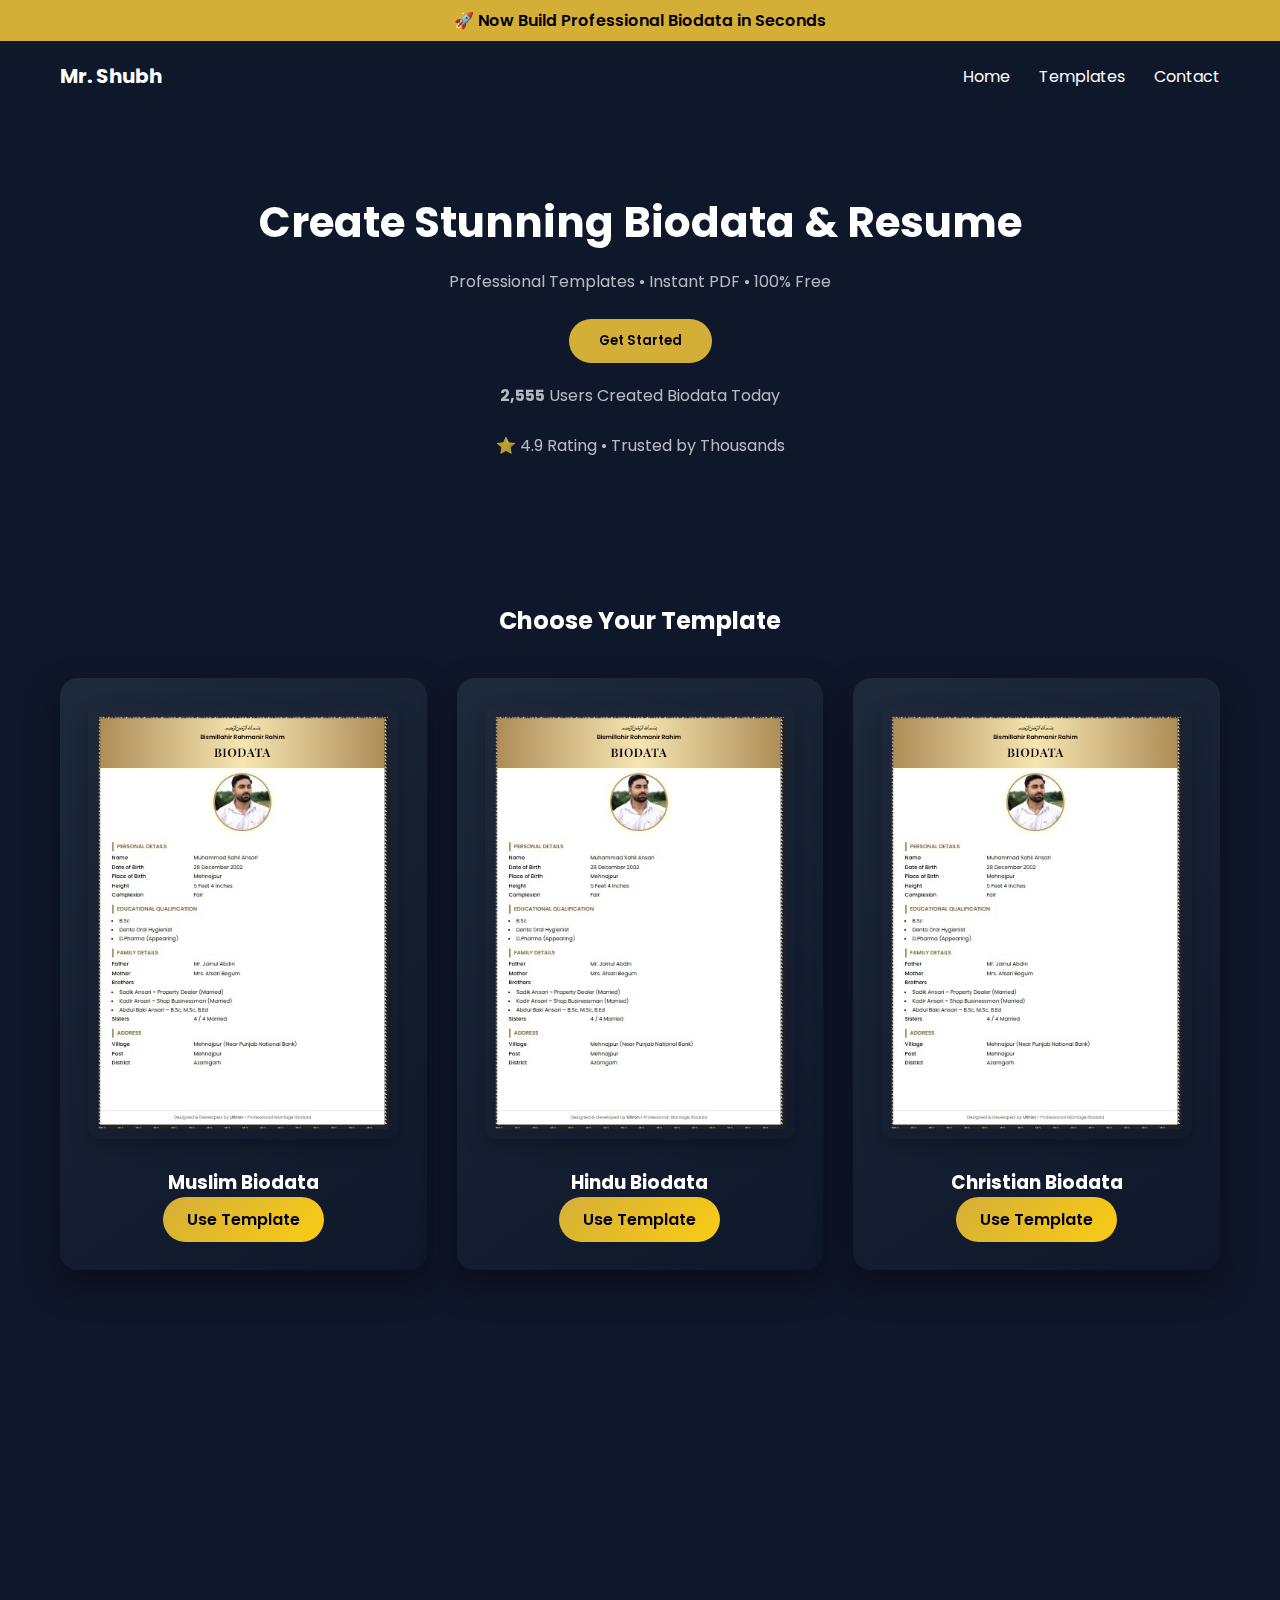
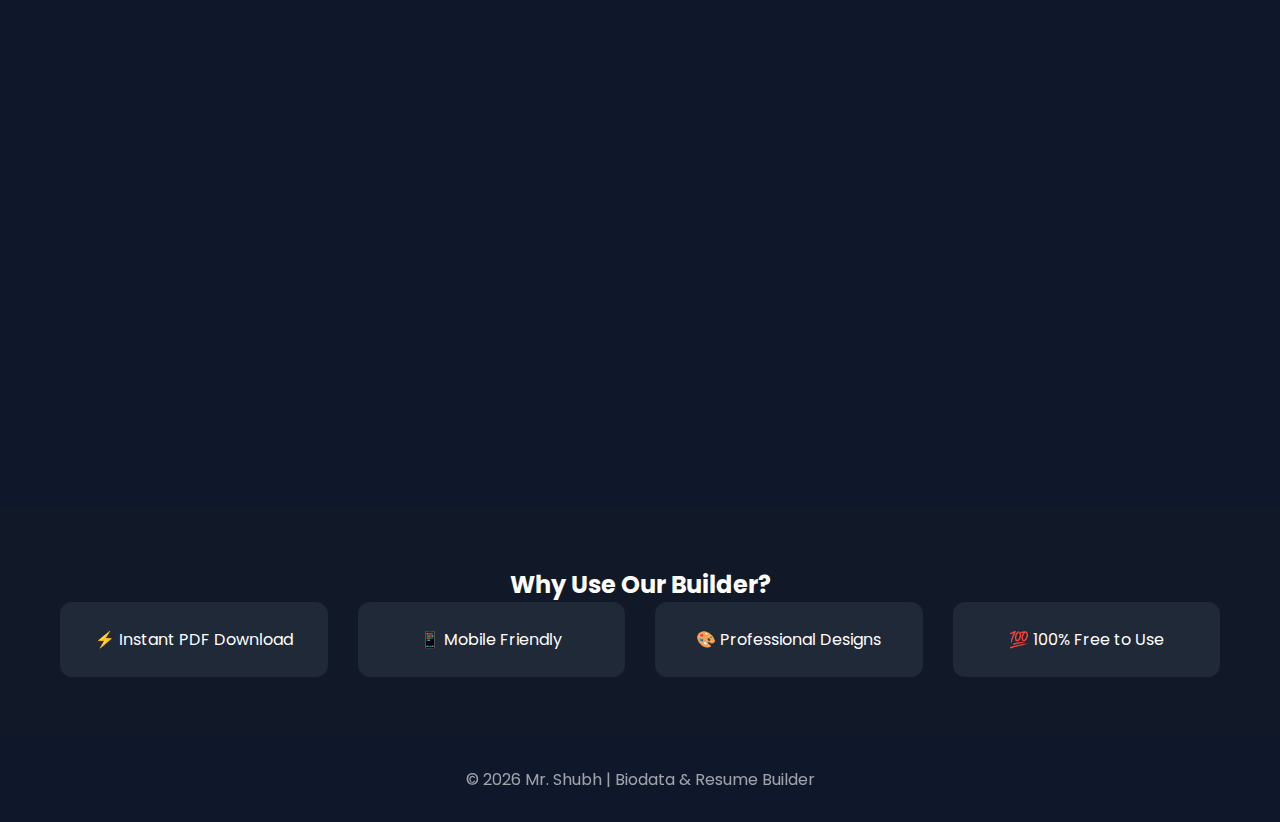
<file: index.html>
<!DOCTYPE html>
<html>
<head>
<meta charset="UTF-8">
<title>Biodata & Resume Builder</title>
<meta name="viewport" content="width=device-width, initial-scale=1.0">

<link href="https://fonts.googleapis.com/css2?family=Poppins:wght@400;600;700&display=swap" rel="stylesheet">
<link href="https://unpkg.com/aos@2.3.1/dist/aos.css" rel="stylesheet">

<link rel="stylesheet" href="style.css">
</head>

<body>

<div class="announcement">
🚀 Now Build Professional Biodata in Seconds
</div>

<nav>
  <div class="logo">Mr. Shubh</div>
  <div class="nav-links">
    <a href="#">Home</a>
    <a href="#templates">Templates</a>
    <a href="#">Contact</a>
  </div>
</nav>

<div class="hero" data-aos="fade-up">
  <h1>Create Stunning Biodata & Resume</h1>
  <p>Professional Templates • Instant PDF • 100% Free</p>
  <button onclick="scrollToTemplates()">Get Started</button>

  <div class="stats" data-aos="fade-up" data-aos-delay="300">
    <p><strong id="userCount">12,487</strong> Users Created Biodata Today</p>
    <p>⭐ 4.9 Rating • Trusted by Thousands</p>
  </div>
</div>

<section class="templates" id="templates">
  <h2 data-aos="fade-up">Choose Your Template</h2>

  <div class="container">

    <div class="card" data-aos="zoom-in">
      <img src="assets/muslim-preview.jpg">
      <h3>Muslim Biodata</h3>
      <a href="templates/muslim-form.html">Use Template</a>
    </div>

    <div class="card" data-aos="zoom-in" data-aos-delay="100">
      <img src="assets/hindu-preview.jpg">
      <h3>Hindu Biodata</h3>
      <a href="templates/hindu-form.html">Use Template</a>
    </div>

    <div class="card" data-aos="zoom-in" data-aos-delay="200">
      <img src="assets/christian-preview.jpg">
      <h3>Christian Biodata</h3>
      <a href="templates/christian-form.html">Use Template</a>
    </div>

    <div class="card" data-aos="zoom-in" data-aos-delay="300">
      <img src="assets/resume-preview.jpg">
      <h3>Single Page Resume</h3>
      <a href="templates/resume-form.html">Use Template</a>
    </div>

  </div>
</section>

<section class="trust-section" data-aos="fade-up">
  <h3>Trusted & Secure</h3>
  <div class="badges">
    <span>🔒 Secure PDF</span>
    <span>⚡ Instant Download</span>
    <span>📱 Mobile Friendly</span>
    <span>🌍 Used in 15+ Countries</span>
  </div>
</section>

<section class="features">
  <h2>Why Use Our Builder?</h2>
  <div class="feature-grid">
    <div class="feature-box">⚡ Instant PDF Download</div>
    <div class="feature-box">📱 Mobile Friendly</div>
    <div class="feature-box">🎨 Professional Designs</div>
    <div class="feature-box">💯 100% Free to Use</div>
  </div>
</section>

<footer>
© 2026 Mr. Shubh | Biodata & Resume Builder
</footer>

<script src="https://unpkg.com/aos@2.3.1/dist/aos.js"></script>
<script src="script.js"></script>

</body>
</html>
</file>
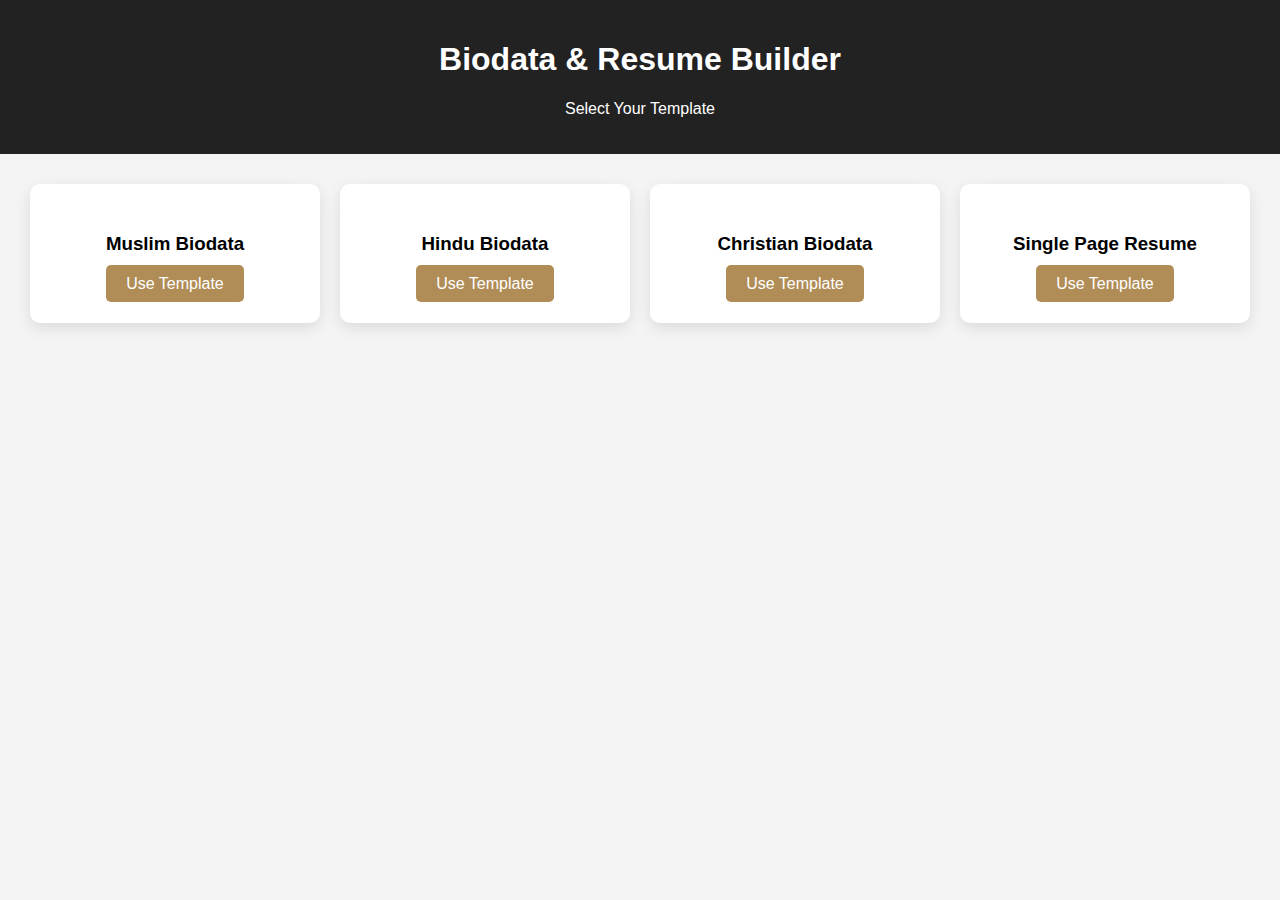
<file: biodata-project/index.html>
<!DOCTYPE html>
<html>
<head>
    <title>Biodata Builder</title>
    <meta name="viewport" content="width=device-width, initial-scale=1.0">
    <link rel="stylesheet" href="style.css">
</head>

<body>

<header>
    <h1>Biodata & Resume Builder</h1>
    <p>Select Your Template</p>
</header>

<div class="container">

    <div class="card">
        <h3>Muslim Biodata</h3>
        <a href="templates/muslim-form.html">Use Template</a>
    </div>

    <div class="card">
        <h3>Hindu Biodata</h3>
        <a href="templates/hindu-form.html">Use Template</a>
    </div>

    <div class="card">
        <h3>Christian Biodata</h3>
        <a href="templates/christian-form.html">Use Template</a>
    </div>

    <div class="card">
        <h3>Single Page Resume</h3>
        <a href="templates/resume-form.html">Use Template</a>
    </div>

</div>

</body>
</html>
</file>
<file: style.css>
*{
  margin:0;
  padding:0;
  box-sizing:border-box;
  font-family:'Poppins', sans-serif;
}

body{
  background:#0f172a;
  color:white;
}

.announcement{
  background:#d4af37;
  color:black;
  text-align:center;
  padding:8px;
  font-weight:600;
}

nav{
  display:flex;
  justify-content:space-between;
  align-items:center;
  padding:20px 60px;
  position:sticky;
  top:0;
  background:#0f172a;
}

.logo{ font-size:20px; font-weight:700; }

.nav-links a{
  color:white;
  text-decoration:none;
  margin-left:25px;
}

.hero{
  text-align:center;
  padding:80px 20px 60px;
}

.hero h1{ font-size:42px; margin-bottom:15px; }

.hero p{ opacity:0.7; margin-bottom:25px; }

.hero button{
  background:#d4af37;
  border:none;
  padding:12px 30px;
  font-weight:600;
  border-radius:30px;
  cursor:pointer;
}

.stats{ margin-top:20px; }

.templates{ padding:60px; }

.templates h2{
  text-align:center;
  margin-bottom:40px;
}

.container{
  display:grid;
  grid-template-columns:repeat(auto-fit,minmax(280px,1fr));
  gap:30px;
}

.card{
  background:linear-gradient(145deg,#1e293b,#0f172a);
  border-radius:18px;
  padding:28px;
  text-align:center;
  box-shadow:0 15px 35px rgba(0,0,0,0.4);
}
.card img{ 
    width:100%; 
    height:auto; 
    border-radius:12px; 
    padding:10px;
    margin-bottom:22px;
    box-shadow:0 8px 20px rgba(0,0,0,0.25); 
    }

.card a{
  display:inline-block;
  padding:10px 24px;
  background:linear-gradient(135deg,#d4af37,#facc15);
  color:black;
  border-radius:40px;
  text-decoration:none;
  font-weight:600;
}

.trust-section{
  text-align:center;
  padding:40px;
}

.badges{
  display:flex;
  justify-content:center;
  flex-wrap:wrap;
  gap:20px;
}

.badges span{
  background:#1f2937;
  padding:10px 18px;
  border-radius:30px;
}

.features{
  padding:60px;
  background:#111827;
  text-align:center;
}

.feature-grid{
  display:grid;
  grid-template-columns:repeat(auto-fit,minmax(220px,1fr));
  gap:30px;
}

.feature-box{
  background:#1f2937;
  padding:25px;
  border-radius:12px;
}

footer{
  text-align:center;
  padding:30px;
  opacity:0.6;
}
</file>
<file: biodata-project/style.css>
body{
    margin:0;
    font-family:Arial, sans-serif;
    background:#f4f4f4;
    text-align:center;
}

header{
    background:#222;
    color:white;
    padding:20px;
}

.container{
    display:grid;
    grid-template-columns:repeat(auto-fit,minmax(250px,1fr));
    gap:20px;
    padding:30px;
}

.card{
    background:white;
    padding:30px;
    border-radius:10px;
    box-shadow:0 5px 15px rgba(0,0,0,0.1);
}

.card h3{
    margin-bottom:20px;
}

.card a{
    text-decoration:none;
    background:#b08d57;
    color:white;
    padding:10px 20px;
    border-radius:5px;
}
</file>
